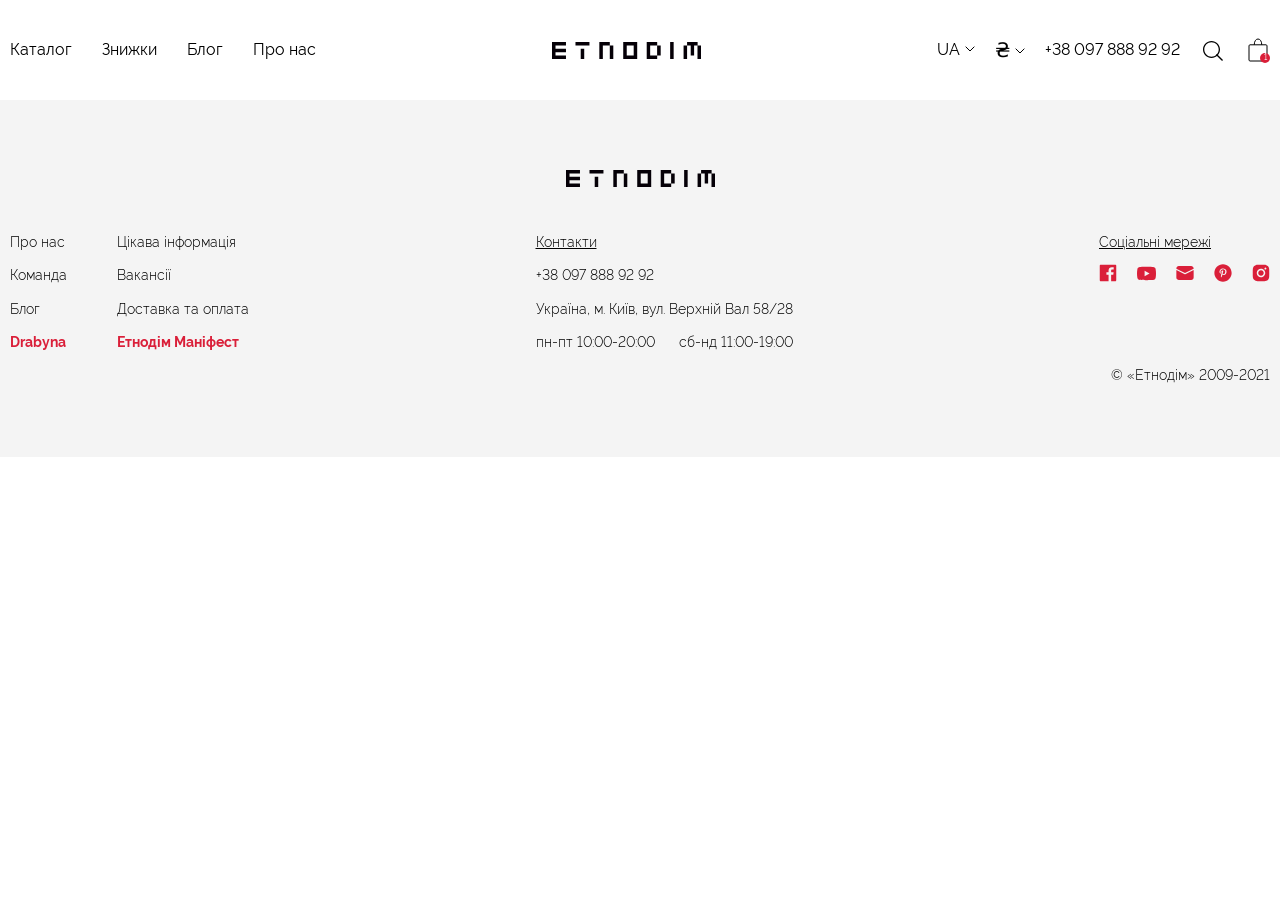
<file: index.html>
<!DOCTYPE html>
<html lang="uk">

<head>
  <meta charset="UTF-8">
  <meta http-equiv="X-UA-Compatible" content="IE=edge">
  <meta name="viewport" content="width=device-width, initial-scale=1.0">
  <title>Etnodim</title>
  <link rel="stylesheet" href="./assets/css/style.css">
</head>

<body>

  <header class="page-header">
    <nav class="page-header__menu">
      <ul class="menu__list">
        <li class="menu__item">
          <a class="menu__link" href="catalog.html">Каталог</a>
        </li>
        <li class="menu__item">
          <a class="menu__link" href="#">Знижки</a>
        </li>
        <li class="menu__item">
          <a class="menu__link" href="#">Блог</a>
        </li>
        <li class="menu__item">
          <a class="menu__link" href="#">Про нас</a>
        </li>
      </ul>
    </nav>
    <a class="page-header__logo" href="index.html">
      <img class="page-header__img" src="./assets/img/components/page-header/logo-etnodim.svg" alt="logotype etnodim">
    </a>
    <nav class="page-header__action">
      <ul class="action__list">
        <li class="action__item">
          <a class="action__lang" href="#">UA</a>
        </li>
        <li class="action__item">
          <a class="action__currency" href="#">₴</a>
        </li>
        <li class="action__item">
          <a class="action__phone" href="#">+38 097 888 92 92</a>
        </li>
        <li class="action__item">
          <a class="action__button action__button--search" href="#"></a>
        </li>
        <li class="action__item">
          <a class="action__button action__button--cart" href="#"></a>
        </li>
      </ul>
    </nav>
  </header>

  <main class="page-main">

  </main>

  <footer class="page-footer">
    <div class="page-footer__inner">
      <a class="page-footer__logo" href="index.html">
        <img class="logo__img" src="./assets/img/components/page-footer/logo-etnodim.svg" alt="logotype etnodim">
      </a>
      <div class="page-footer__content">
        <div class="page-footer__navigation">
          <ul class="navigation__list">
            <li class="navigation__item">
              <a class="navigation__link" href="#">Про нас</a>
            </li>
            <li class="navigation__item">
              <a class="navigation__link" href="#">Команда</a>
            </li>
            <li class="navigation__item">
              <a class="navigation__link" href="#">Блог</a>
            </li>
            <li class="navigation__item">
              <a class="navigation__link navigation__link--base" href="#">Drabyna</a>
            </li>
          </ul>
          <ul class="navigation__list">
            <li class="navigation__item">
              <a class="navigation__link" href="#">Цікава інформація</a>
            </li>
            <li class="navigation__item">
              <a class="navigation__link" href="#">Вакансії</a>
            </li>
            <li class="navigation__item">
              <a class="navigation__link" href="#">Доставка та оплата</a>
            </li>
            <li class="navigation__item">
              <a class="navigation__link navigation__link--base" href="#">Етнодім Маніфест</a>
            </li>
          </ul>
        </div>
        <div class="page-footer__contacts">
          <ul class="contacts__list">
            <li class="contacts__item">
              <a class="contacts__link contacts__link--heading" href="">Контакти</a>
            </li>
            <li class="contacts__item">
              <a class="contacts__link" href="">+38 097 888 92 92</a>
            </li>
            <li class="contacts__item">
              <a class="contacts__link" href="">Україна, м. Київ, вул. Верхній Вал 58/28</a>
            </li>
            <li class="contacts__item">
              <a class="contacts__link" href="">пн-пт 10:00-20:00</a>
              <a class="contacts__link" href="">сб-нд 11:00-19:00</a>
            </li>
          </ul>
        </div>
        <div class="page-footer__network">
          <a class="network__heading" href="#">Соціальні мережі</a>
          <div class="network__container">
            <a class="network__link" href="#">
              <img class="network__icon" src="./assets/img/components/page-footer/ic-facebook.svg" alt="facebook">
            </a>
            <a class="network__link" href="#">
              <img class="network__icon" src="./assets/img/components/page-footer/ic-youtube.svg" alt="youtube">
            </a>
            <a class="network__link" href="#">
              <img class="network__icon" src="./assets/img/components/page-footer/ic-email.svg" alt="email">
            </a>
            <a class="network__link" href="#">
              <img class="network__icon" src="./assets/img/components/page-footer/ic-pinterest.svg" alt="pinterest">
            </a>
            <a class="network__link" href="#">
              <img class="network__icon" src="./assets/img/components/page-footer/ic-instagram.svg" alt="instagram">
            </a>
          </div>
        </div>
      </div>
      <a class="page-footer__cipyright" href="#">© «Етнодім» 2009-2021</a>
    </div>
  </footer>

</body>

</html>
</file>
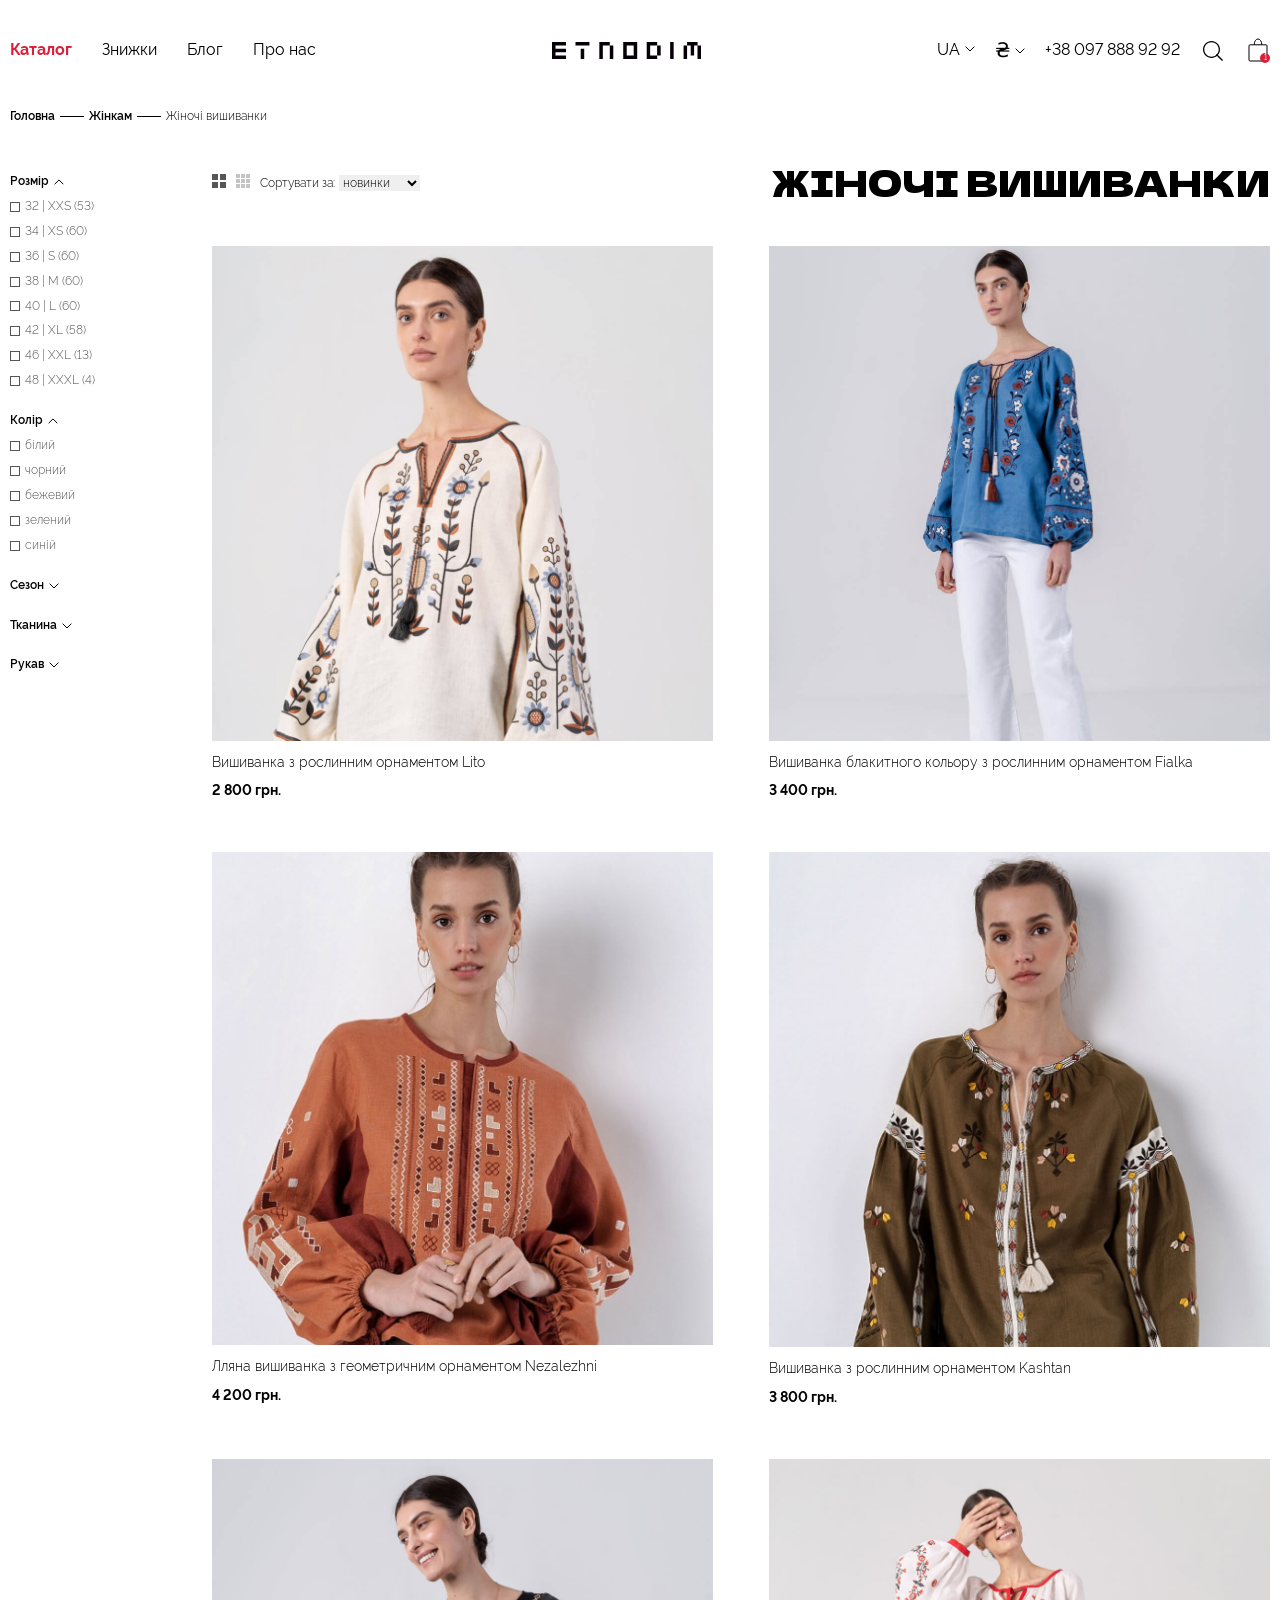
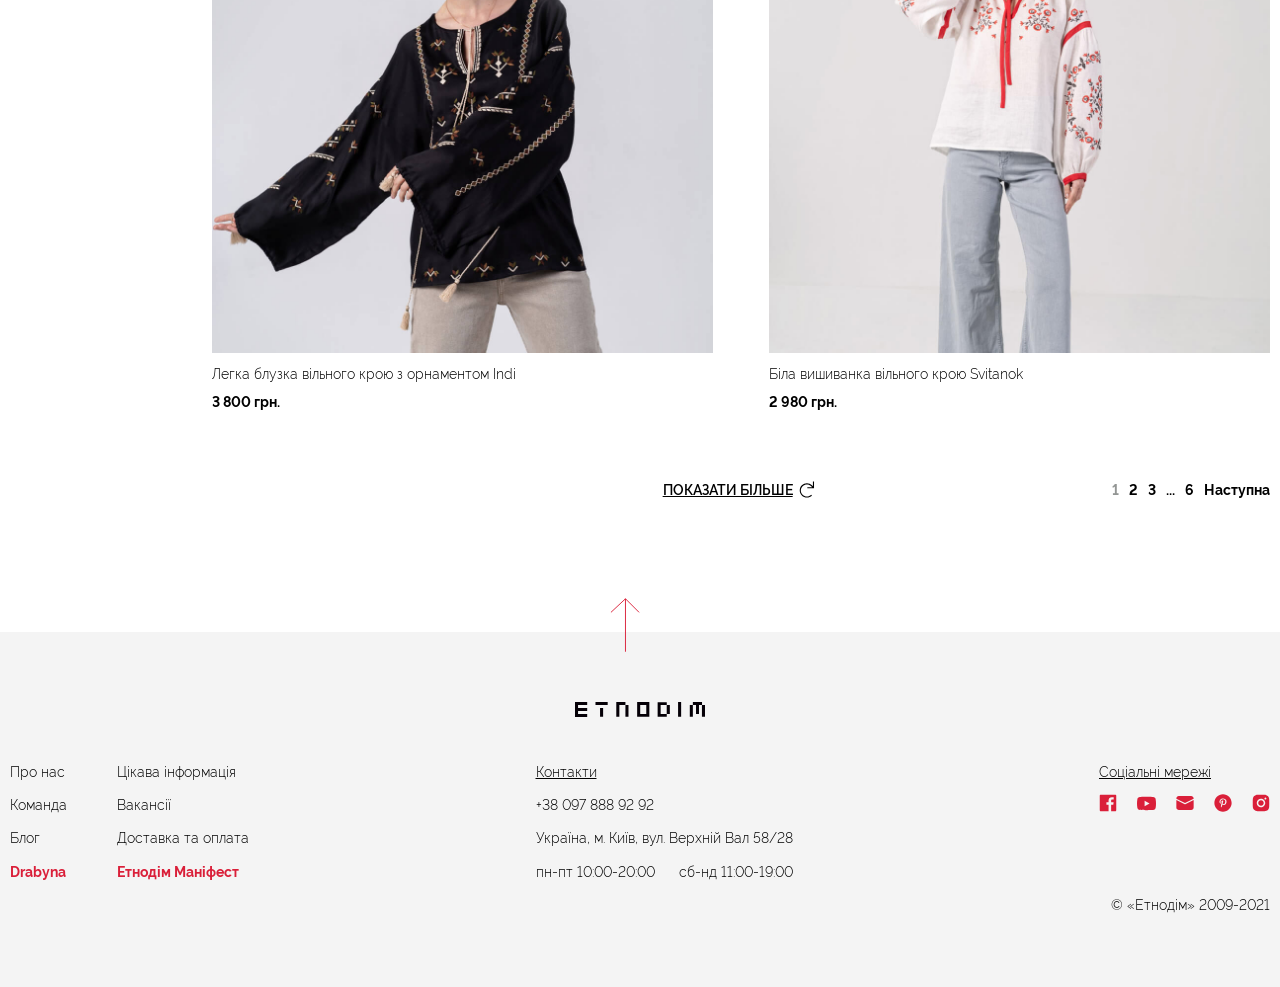
<file: catalog.html>
<!DOCTYPE html>
<html lang="uk">

<head>
  <meta charset="UTF-8">
  <meta http-equiv="X-UA-Compatible" content="IE=edge">
  <meta name="viewport" content="width=device-width, initial-scale=1.0">
  <title>Etnodim</title>
  <link rel="stylesheet" href="./assets/css/style.css">
  <link rel="icon" type="image/x-icon" href="./assets/img/favicon.svg">
</head>

<body>

  <header class="page-header">
    <nav class="page-header__menu">
      <button class="button menu__burger">
        <svg width="20" height="9" viewBox="0 0 20 9" fill="none" xmlns="http://www.w3.org/2000/svg">
          <rect width="20" height="1" fill="black" />
          <rect y="4" width="20" height="1" fill="black" />
          <rect y="8" width="10" height="1" fill="black" />
        </svg>
      </button>
      <ul class="menu__list">
        <li class="menu__item">
          <a class="menu__link menu__link--active" href="#">Каталог</a>
        </li>
        <li class="menu__item">
          <a class="menu__link" href="#">Знижки</a>
        </li>
        <li class="menu__item">
          <a class="menu__link" href="#">Блог</a>
        </li>
        <li class="menu__item">
          <a class="menu__link" href="#">Про нас</a>
        </li>
      </ul>
    </nav>
    <a class="page-header__logo" href="index.html">
      <img class="page-header__img" src="./assets/img/components/page-header/logo-etnodim.svg" alt="logotype etnodim">
    </a>
    <nav class="page-header__action">
      <ul class="action__list">
        <li class="action__item">
          <a class="action__lang" href="#">UA</a>
        </li>
        <li class="action__item">
          <a class="action__currency" href="#">₴</a>
        </li>
        <li class="action__item">
          <a class="action__phone" href="#">+38 097 888 92 92</a>
        </li>
        <li class="action__item">
          <a class="action__button action__button--search" href="#"></a>
        </li>
        <li class="action__item">
          <a class="action__button action__button--cart" href="#"></a>
        </li>
      </ul>
    </nav>
  </header>

  <main class="main-catalog">
    <div class="breadcrumbs">
      <ul class="breadcrumbs__list">
        <li class="breadcrumbs__item">
          <a class="breadcrumbs__link" href="#">Головна</a>
        </li>
        <li class="breadcrumbs__item">
          <a class="breadcrumbs__link" href="#">Жінкам</a>
        </li>
        <li class="breadcrumbs__item">
          <a class="breadcrumbs__link breadcrumbs__link--active" href="#">Жіночі вишиванки</a>
        </li>
      </ul>
    </div>
    <div class="main-catalog__inner">
      <aside class="filter">
        <form class="filter__form" action="/ua/zhinkam/" method="get">
          <div class="form__section">
            <span class="form__title form__title--active">Розмір</span>
            <div>
              <input class="form__checkbox" type="checkbox" id="XXS" name="XXS">
              <label class="form__label" for="XXS">32 | XXS (53)</label>
            </div>
            <div>
              <input class="form__checkbox" type="checkbox" id="XS" name="XS">
              <label class="form__label" for="XS">34 | XS (60)</label>
            </div>
            <div>
              <input class="form__checkbox" type="checkbox" id="S" name="S">
              <label class="form__label" for="S">36 | S (60)</label>
            </div>
            <div>
              <input class="form__checkbox" type="checkbox" id="M" name="M">
              <label class="form__label" for="M">38 | M (60)</label>
            </div>
            <div>
              <input class="form__checkbox" type="checkbox" id="L" name="L">
              <label class="form__label" for="L">40 | L (60)</label>
            </div>
            <div>
              <input class="form__checkbox" type="checkbox" id="XL" name="XL">
              <label class="form__label" for="XL">42 | XL (58)</label>
            </div>
            <div>
              <input class="form__checkbox" type="checkbox" id="XXL" name="XXL">
              <label class="form__label" for="XXL">46 | XXL (13)</label>
            </div>
            <div>
              <input class="form__checkbox" type="checkbox" id="XXXL" name="XXXL">
              <label class="form__label" for="XXXL">48 | XХXL (4)</label>
            </div>
          </div>
          <div class="form__section">
            <span class="form__title form__title--active">Колір</span>
            <div>
              <input class="form__checkbox" type="checkbox" id="white" name="white">
              <label class="form__label" for="white">білий</label>
            </div>
            <div>
              <input class="form__checkbox" type="checkbox" id="black" name="black">
              <label class="form__label" for="black">чорний</label>
            </div>
            <div>
              <input class="form__checkbox" type="checkbox" id="beige" name="beige">
              <label class="form__label" for="beige">бежевий</label>
            </div>
            <div>
              <input class="form__checkbox" type="checkbox" id="green" name="green">
              <label class="form__label" for="green">зелений</label>
            </div>
            <div>
              <input class="form__checkbox" type="checkbox" id="blue" name="blue">
              <label class="form__label" for="blue">синій</label>
            </div>
          </div>
          <div class="form__section">
            <span class="form__title">Сезон</span>
          </div>
          <div class="form__sections">
            <span class="form__title">Тканина</span>
          </div>
          <div class="form__sections">
            <span class="form__title">Рукав</span>
          </div>
        </form>
      </aside>
      <section class="catalog">
        <div class="catalog-header">
          <div class="catalog-actions">
            <div class="catalog-view">
              <button class="button catalog-view__six">
                <svg width="14" height="14" viewBox="0 0 14 14" fill="none" xmlns="http://www.w3.org/2000/svg">
                  <rect width="6" height="6" fill="#565656" />
                  <rect y="8" width="6" height="6" fill="#565656" />
                  <rect x="8" y="8" width="6" height="6" fill="#565656" />
                  <rect x="8" width="6" height="6" fill="#565656" />
                </svg>
              </button>
              <button class="button catalog-view__nine">
                <svg width="14" height="14" viewBox="0 0 14 14" fill="none" xmlns="http://www.w3.org/2000/svg">
                  <rect width="4" height="4" fill="#C4C4C4" />
                  <rect y="5" width="4" height="4" fill="#C4C4C4" />
                  <rect y="10" width="4" height="4" fill="#C4C4C4" />
                  <rect x="10" width="4" height="4" fill="#C4C4C4" />
                  <rect x="10" y="5" width="4" height="4" fill="#C4C4C4" />
                  <rect x="10" y="10" width="4" height="4" fill="#C4C4C4" />
                  <rect x="5" width="4" height="4" fill="#C4C4C4" />
                  <rect x="5" y="5" width="4" height="4" fill="#C4C4C4" />
                  <rect x="5" y="10" width="4" height="4" fill="#C4C4C4" />
                </svg>
              </button>
            </div>
            <div class="catalog-filters">
              <span class="catalog-filters__list">Фільтри</span>
            </div>
            <div class="catalog-sort">
              <span class="catalog-sort__title">Сортувати за:</span>
              <select class="catalog-sort__menu" name="sort" id="sort">
                <option value="value1" selected>новинки</option>
                <option value="value2">рейтингом</option>
              </select>
            </div>
          </div>
          <h2 class="catalog-heading">Жіночі вишиванки</h2>
        </div>
        <div class="catalog-items">
          <div class="product">
            <div class="product__view">
              <a class="product__link" href="#">
                <img class="product__image" src="./assets/img/pages/catalog/products/image1.jpg" alt="product image">
              </a>
            </div>
            <p class="product__title">
              Вишиванка з рослинним орнаментом Lito
            </p>
            <p class="product__price">
              2 800 грн.
            </p>
          </div>
          <div class="product">
            <div class="product__view">
              <a class="product__link" href="#">
                <img class="product__image" src="./assets/img/pages/catalog/products/image2.jpg" alt="product image">
              </a>
            </div>
            <p class="product__title">
              Вишиванка блакитного кольору з рослинним орнаментом Fialka
            </p>
            <p class="product__price">
              3 400 грн.
            </p>
          </div>
          <div class="product">
            <div class="product__view">
              <a class="product__link" href="#">
                <img class="product__image" src="./assets/img/pages/catalog/products/image3.jpg" alt="product image">
              </a>
            </div>
            <p class="product__title">
              Лляна вишиванка з геометричним орнаментом Nezalezhni
            </p>
            <p class="product__price">
              4 200 грн.
            </p>
          </div>
          <div class="product">
            <div class="product__view">
              <a class="product__link" href="#">
                <img class="product__image" src="./assets/img/pages/catalog/products/image4.jpg" alt="product image">
              </a>
            </div>
            <p class="product__title">
              Вишиванка з рослинним орнаментом Kashtan
            </p>
            <p class="product__price">
              3 800 грн.
            </p>
          </div>
          <div class="product">
            <div class="product__view">
              <a class="product__link" href="#">
                <img class="product__image" src="./assets/img/pages/catalog/products/image5.jpg" alt="product image">
              </a>
            </div>
            <p class="product__title">
              Легка блузка вільного крою з орнаментом Indi
            </p>
            <p class="product__price">
              3 800 грн.
            </p>
          </div>
          <div class="product">
            <div class="product__view">
              <a class="product__link" href="#">
                <img class="product__image" src="./assets/img/pages/catalog/products/image6.jpg" alt="product image">
              </a>
            </div>
            <p class="product__title">
              Біла вишиванка вільного крою Svitanok
            </p>
            <p class="product__price">
              2 980 грн.
            </p>
          </div>
        </div>
        <div class="catalog-pagination">
          <a class="catalog-pagination__more" href="#">Показати більше</a>
          <ul class="catalog-pagination__list">
            <li class="catalog-pagination__item">
              <a class="catalog-pagination__link catalog-pagination__link--active" href="#">1</a>
            </li>
            <li class="catalog-pagination__item">
              <a class="catalog-pagination__link" href="#">2</a>
            </li>
            <li class="catalog-pagination__item">
              <a class="catalog-pagination__link" href="#">3</a>
            </li>
            <li class="catalog-pagination__item">
              <a class="catalog-pagination__link" href="#">...</a>
            </li>
            <li class="catalog-pagination__item">
              <a class="catalog-pagination__link" href="#">6</a>
            </li>
            <li class="catalog-pagination__item">
              <a class="catalog-pagination__link" href="#">Наступна</a>
            </li>
          </ul>
        </div>
      </section>
    </div>
    <a class="button-top__link" href="#">
      <img class="button-top__icon" src="./assets/img/components/page-footer/ic-footer-arrow.svg" alt="">
    </a>
  </main>

  <footer class="page-footer">
    <div class="page-footer__inner">
      <a class="page-footer__logo" href="index.html">
        <img class="page-footer__img" src="./assets/img/components/page-footer/logo-etnodim.svg" alt="logotype etnodim">
      </a>
      <div class="page-footer__content">
        <div class="page-footer__navigation">
          <ul class="navigation__list">
            <li class="navigation__item">
              <a class="navigation__link" href="#">Про нас</a>
            </li>
            <li class="navigation__item">
              <a class="navigation__link" href="#">Команда</a>
            </li>
            <li class="navigation__item">
              <a class="navigation__link" href="#">Блог</a>
            </li>
            <li class="navigation__item">
              <a class="navigation__link navigation__link--base" href="#">Drabyna</a>
            </li>
          </ul>
          <ul class="navigation__list">
            <li class="navigation__item">
              <a class="navigation__link" href="#">Цікава інформація</a>
            </li>
            <li class="navigation__item">
              <a class="navigation__link" href="#">Вакансії</a>
            </li>
            <li class="navigation__item">
              <a class="navigation__link" href="#">Доставка та оплата</a>
            </li>
            <li class="navigation__item">
              <a class="navigation__link navigation__link--base" href="#">Етнодім Маніфест</a>
            </li>
          </ul>
        </div>
        <div class="page-footer__contacts">
          <ul class="contacts__list">
            <li class="contacts__item">
              <a class="contacts__link contacts__link--heading" href="">Контакти</a>
            </li>
            <li class="contacts__item">
              <a class="contacts__link" href="">+38 097 888 92 92</a>
            </li>
            <li class="contacts__item">
              <a class="contacts__link" href="">Україна, м. Київ, вул. Верхній Вал 58/28</a>
            </li>
            <li class="contacts__item">
              <a class="contacts__link" href="">пн-пт 10:00-20:00</a>
              <a class="contacts__link" href="">сб-нд 11:00-19:00</a>
            </li>
          </ul>
        </div>
        <div class="page-footer__network">
          <a class="network__heading" href="#">Соціальні мережі</a>
          <div class="network__container">
            <a class="network__link" href="#">
              <img class="network__icon" src="./assets/img/components/page-footer/ic-facebook.svg" alt="facebook">
            </a>
            <a class="network__link" href="#">
              <img class="network__icon" src="./assets/img/components/page-footer/ic-youtube.svg" alt="youtube">
            </a>
            <a class="network__link" href="#">
              <img class="network__icon" src="./assets/img/components/page-footer/ic-email.svg" alt="email">
            </a>
            <a class="network__link" href="#">
              <img class="network__icon" src="./assets/img/components/page-footer/ic-pinterest.svg" alt="pinterest">
            </a>
            <a class="network__link" href="#">
              <img class="network__icon" src="./assets/img/components/page-footer/ic-instagram.svg" alt="instagram">
            </a>
          </div>
        </div>
      </div>
      <a class="page-footer__cipyright" href="#">© «Етнодім» 2009-2021</a>
    </div>
  </footer>

</body>

</html>
</file>
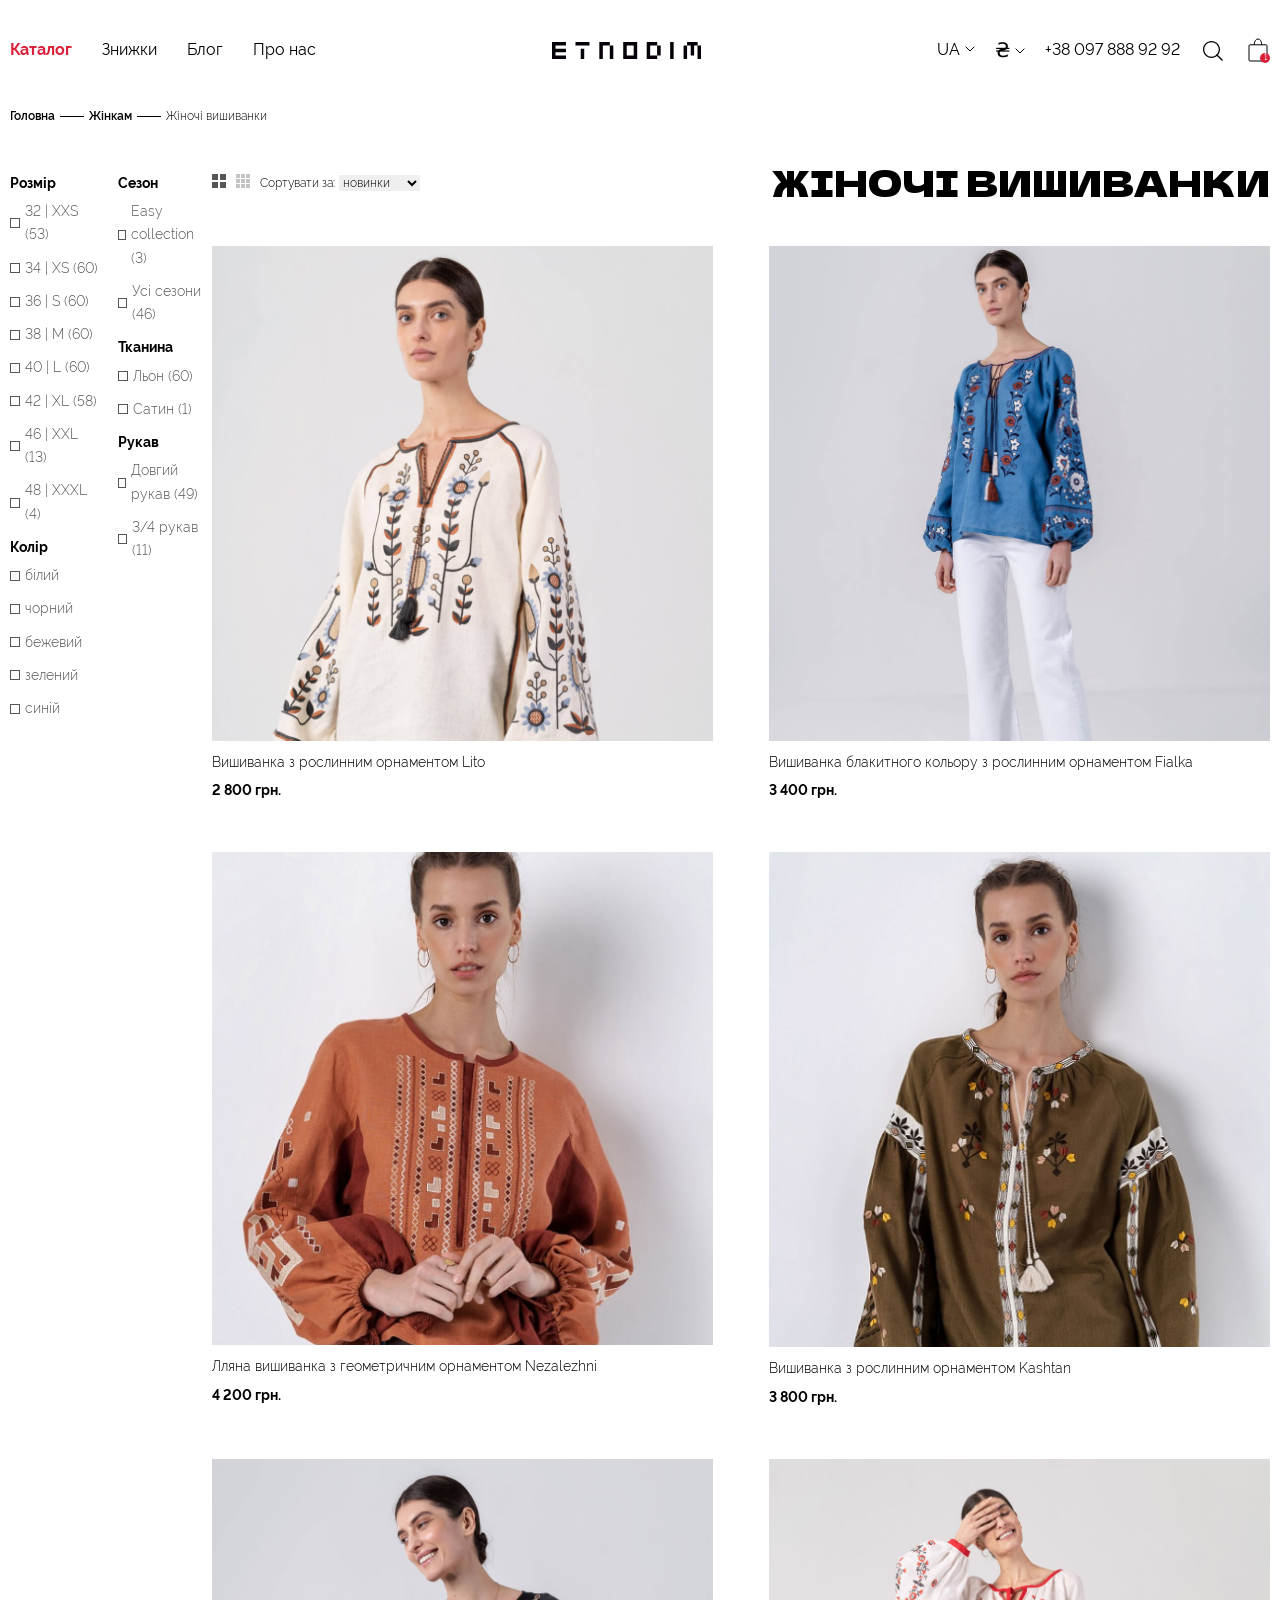
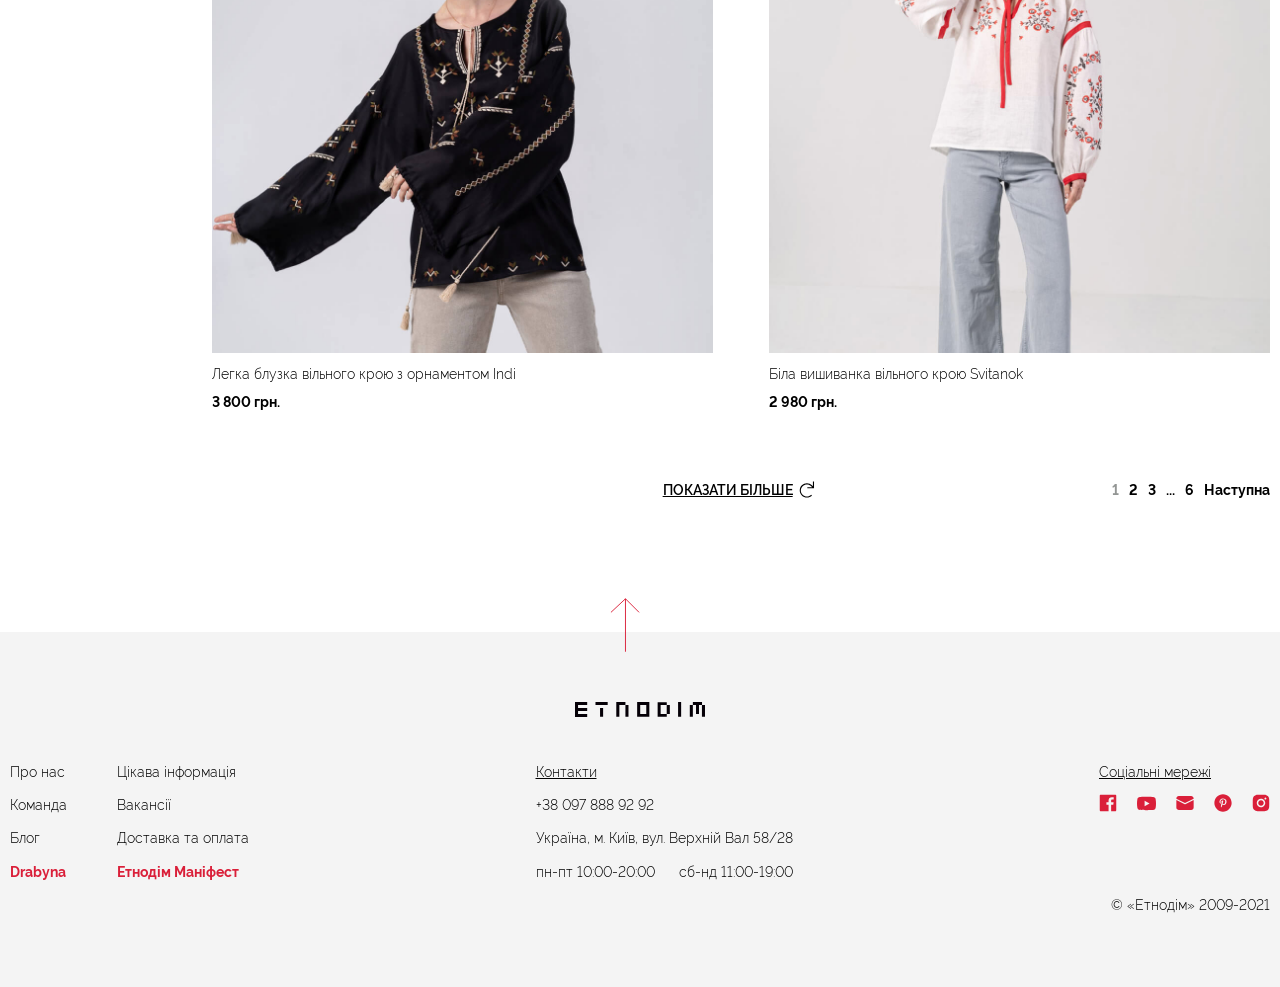
<file: catalog_mobile.html>
<!DOCTYPE html>
<html lang="uk">

<head>
  <meta charset="UTF-8">
  <meta http-equiv="X-UA-Compatible" content="IE=edge">
  <meta name="viewport" content="width=device-width, initial-scale=1.0">
  <title>Etnodim</title>
  <link rel="stylesheet" href="./assets/css/style.css">
  <link rel="icon" type="image/x-icon" href="./assets/img/favicon.svg">
</head>

<body>

  <header class="page-header">
    <nav class="page-header__menu">
      <button class="button menu__burger">
        <svg width="20" height="9" viewBox="0 0 20 9" fill="none" xmlns="http://www.w3.org/2000/svg">
          <rect width="20" height="1" fill="black" />
          <rect y="4" width="20" height="1" fill="black" />
          <rect y="8" width="10" height="1" fill="black" />
        </svg>
      </button>
      <ul class="menu__list">
        <li class="menu__item">
          <a class="menu__link menu__link--active" href="#">Каталог</a>
        </li>
        <li class="menu__item">
          <a class="menu__link" href="#">Знижки</a>
        </li>
        <li class="menu__item">
          <a class="menu__link" href="#">Блог</a>
        </li>
        <li class="menu__item">
          <a class="menu__link" href="#">Про нас</a>
        </li>
      </ul>
    </nav>
    <a class="page-header__logo" href="index.html">
      <img class="page-header__img" src="./assets/img/components/page-header/logo-etnodim.svg" alt="logotype etnodim">
    </a>
    <nav class="page-header__action">
      <ul class="action__list">
        <li class="action__item">
          <a class="action__lang" href="#">UA</a>
        </li>
        <li class="action__item">
          <a class="action__currency" href="#">₴</a>
        </li>
        <li class="action__item">
          <a class="action__phone" href="#">+38 097 888 92 92</a>
        </li>
        <li class="action__item">
          <a class="action__button action__button--search" href="#"></a>
        </li>
        <li class="action__item">
          <a class="action__button action__button--cart" href="#"></a>
        </li>
      </ul>
    </nav>
  </header>

  <main class="main-catalog">
    <div class="breadcrumbs">
      <ul class="breadcrumbs__list">
        <li class="breadcrumbs__item">
          <a class="breadcrumbs__link" href="#">Головна</a>
        </li>
        <li class="breadcrumbs__item">
          <a class="breadcrumbs__link" href="#">Жінкам</a>
        </li>
        <li class="breadcrumbs__item">
          <a class="breadcrumbs__link breadcrumbs__link--active" href="#">Жіночі вишиванки</a>
        </li>
      </ul>
    </div>
    <div class="main-catalog__inner">
      <aside class="filter filter--mobile">
        <form class="filter__form" action="/ua/zhinkam/" method="get">
          <div>
            <div class="form__section">
              <span class="form__title form__title--active">Розмір</span>
              <div>
                <input class="form__checkbox" type="checkbox" id="XXS" name="XXS">
                <label class="form__label" for="XXS">32 | XXS (53)</label>
              </div>
              <div>
                <input class="form__checkbox" type="checkbox" id="XS" name="XS">
                <label class="form__label" for="XS">34 | XS (60)</label>
              </div>
              <div>
                <input class="form__checkbox" type="checkbox" id="S" name="S">
                <label class="form__label" for="S">36 | S (60)</label>
              </div>
              <div>
                <input class="form__checkbox" type="checkbox" id="M" name="M">
                <label class="form__label" for="M">38 | M (60)</label>
              </div>
              <div>
                <input class="form__checkbox" type="checkbox" id="L" name="L">
                <label class="form__label" for="L">40 | L (60)</label>
              </div>
              <div>
                <input class="form__checkbox" type="checkbox" id="XL" name="XL">
                <label class="form__label" for="XL">42 | XL (58)</label>
              </div>
              <div>
                <input class="form__checkbox" type="checkbox" id="XXL" name="XXL">
                <label class="form__label" for="XXL">46 | XXL (13)</label>
              </div>
              <div>
                <input class="form__checkbox" type="checkbox" id="XXXL" name="XXXL">
                <label class="form__label" for="XXXL">48 | XХXL (4)</label>
              </div>
            </div>
            <div class="form__section">
              <span class="form__title form__title--active">Колір</span>
              <div>
                <input class="form__checkbox" type="checkbox" id="white" name="white">
                <label class="form__label" for="white">білий</label>
              </div>
              <div>
                <input class="form__checkbox" type="checkbox" id="black" name="black">
                <label class="form__label" for="black">чорний</label>
              </div>
              <div>
                <input class="form__checkbox" type="checkbox" id="beige" name="beige">
                <label class="form__label" for="beige">бежевий</label>
              </div>
              <div>
                <input class="form__checkbox" type="checkbox" id="green" name="green">
                <label class="form__label" for="green">зелений</label>
              </div>
              <div>
                <input class="form__checkbox" type="checkbox" id="blue" name="blue">
                <label class="form__label" for="blue">синій</label>
              </div>
            </div>
          </div>
          <div>
            <div class="form__section">
              <span class="form__title">Сезон</span>
              <div>
                <input class="form__checkbox" type="checkbox" id="easy" name="easy">
                <label class="form__label" for="easy">Easy collection (3)</label>
              </div>
              <div>
                <input class="form__checkbox" type="checkbox" id="all" name="all">
                <label class="form__label" for="all">Усі сезони (46)</label>
              </div>
            </div>
            <div class="form__section">
              <span class="form__title">Тканина</span>
              <div>
                <input class="form__checkbox" type="checkbox" id="linen" name="linen">
                <label class="form__label" for="linen">Льон (60)</label>
              </div>
              <div>
                <input class="form__checkbox" type="checkbox" id="sateen" name="sateen">
                <label class="form__label" for="sateen">Сатин (1)</label>
              </div>
            </div>
            <div class="form__section">
              <span class="form__title">Рукав</span>
              <div>
                <input class="form__checkbox" type="checkbox" id="long" name="long">
                <label class="form__label" for="long">Довгий рукав (49)</label>
              </div>
              <div>
                <input class="form__checkbox" type="checkbox" id="quarter" name="quarter">
                <label class="form__label" for="quarter">3/4 рукав (11)</label>
              </div>
            </div>
          </div>
        </form>
      </aside>
      <section class="catalog">
        <div class="catalog-header">
          <div class="catalog-actions">
            <div class="catalog-view">
              <button class="button catalog-view__six">
                <svg width="14" height="14" viewBox="0 0 14 14" fill="none" xmlns="http://www.w3.org/2000/svg">
                  <rect width="6" height="6" fill="#565656" />
                  <rect y="8" width="6" height="6" fill="#565656" />
                  <rect x="8" y="8" width="6" height="6" fill="#565656" />
                  <rect x="8" width="6" height="6" fill="#565656" />
                </svg>
              </button>
              <button class="button catalog-view__nine">
                <svg width="14" height="14" viewBox="0 0 14 14" fill="none" xmlns="http://www.w3.org/2000/svg">
                  <rect width="4" height="4" fill="#C4C4C4" />
                  <rect y="5" width="4" height="4" fill="#C4C4C4" />
                  <rect y="10" width="4" height="4" fill="#C4C4C4" />
                  <rect x="10" width="4" height="4" fill="#C4C4C4" />
                  <rect x="10" y="5" width="4" height="4" fill="#C4C4C4" />
                  <rect x="10" y="10" width="4" height="4" fill="#C4C4C4" />
                  <rect x="5" width="4" height="4" fill="#C4C4C4" />
                  <rect x="5" y="5" width="4" height="4" fill="#C4C4C4" />
                  <rect x="5" y="10" width="4" height="4" fill="#C4C4C4" />
                </svg>
              </button>
            </div>
            <div class="catalog-filters">
              <a class="catalog-filters__list catalog-filters__list--active" href="./catalog.html">Фільтри</a>
            </div>
            <div class="catalog-sort">
              <span class="catalog-sort__title">Сортувати за:</span>
              <select class="catalog-sort__menu" name="sort" id="sort">
                <option value="value1" selected>новинки</option>
                <option value="value2">рейтингом</option>
              </select>
            </div>
          </div>
          <h2 class="catalog-heading">Жіночі вишиванки</h2>
        </div>
        <div class="catalog-items">
          <div class="product">
            <div class="product__view">
              <a class="product__link" href="#">
                <img class="product__image" src="./assets/img/pages/catalog/products/image1.jpg" alt="product image">
              </a>
            </div>
            <p class="product__title">
              Вишиванка з рослинним орнаментом Lito
            </p>
            <p class="product__price">
              2 800 грн.
            </p>
          </div>
          <div class="product">
            <div class="product__view">
              <a class="product__link" href="#">
                <img class="product__image" src="./assets/img/pages/catalog/products/image2.jpg" alt="product image">
              </a>
            </div>
            <p class="product__title">
              Вишиванка блакитного кольору з рослинним орнаментом Fialka
            </p>
            <p class="product__price">
              3 400 грн.
            </p>
          </div>
          <div class="product">
            <div class="product__view">
              <a class="product__link" href="#">
                <img class="product__image" src="./assets/img/pages/catalog/products/image3.jpg" alt="product image">
              </a>
            </div>
            <p class="product__title">
              Лляна вишиванка з геометричним орнаментом Nezalezhni
            </p>
            <p class="product__price">
              4 200 грн.
            </p>
          </div>
          <div class="product">
            <div class="product__view">
              <a class="product__link" href="#">
                <img class="product__image" src="./assets/img/pages/catalog/products/image4.jpg" alt="product image">
              </a>
            </div>
            <p class="product__title">
              Вишиванка з рослинним орнаментом Kashtan
            </p>
            <p class="product__price">
              3 800 грн.
            </p>
          </div>
          <div class="product">
            <div class="product__view">
              <a class="product__link" href="#">
                <img class="product__image" src="./assets/img/pages/catalog/products/image5.jpg" alt="product image">
              </a>
            </div>
            <p class="product__title">
              Легка блузка вільного крою з орнаментом Indi
            </p>
            <p class="product__price">
              3 800 грн.
            </p>
          </div>
          <div class="product">
            <div class="product__view">
              <a class="product__link" href="#">
                <img class="product__image" src="./assets/img/pages/catalog/products/image6.jpg" alt="product image">
              </a>
            </div>
            <p class="product__title">
              Біла вишиванка вільного крою Svitanok
            </p>
            <p class="product__price">
              2 980 грн.
            </p>
          </div>
        </div>
        <div class="catalog-pagination">
          <a class="catalog-pagination__more" href="#">Показати більше</a>
          <ul class="catalog-pagination__list">
            <li class="catalog-pagination__item">
              <a class="catalog-pagination__link catalog-pagination__link--active" href="#">1</a>
            </li>
            <li class="catalog-pagination__item">
              <a class="catalog-pagination__link" href="#">2</a>
            </li>
            <li class="catalog-pagination__item">
              <a class="catalog-pagination__link" href="#">3</a>
            </li>
            <li class="catalog-pagination__item">
              <a class="catalog-pagination__link" href="#">...</a>
            </li>
            <li class="catalog-pagination__item">
              <a class="catalog-pagination__link" href="#">6</a>
            </li>
            <li class="catalog-pagination__item">
              <a class="catalog-pagination__link" href="#">Наступна</a>
            </li>
          </ul>
        </div>
      </section>
    </div>
    <a class="button-top__link" href="#">
      <img class="button-top__icon" src="./assets/img/components/page-footer/ic-footer-arrow.svg" alt="">
    </a>
  </main>

  <footer class="page-footer">
    <div class="page-footer__inner">
      <a class="page-footer__logo" href="index.html">
        <img class="page-footer__img" src="./assets/img/components/page-footer/logo-etnodim.svg" alt="logotype etnodim">
      </a>
      <div class="page-footer__content">
        <div class="page-footer__navigation">
          <ul class="navigation__list">
            <li class="navigation__item">
              <a class="navigation__link" href="#">Про нас</a>
            </li>
            <li class="navigation__item">
              <a class="navigation__link" href="#">Команда</a>
            </li>
            <li class="navigation__item">
              <a class="navigation__link" href="#">Блог</a>
            </li>
            <li class="navigation__item">
              <a class="navigation__link navigation__link--base" href="#">Drabyna</a>
            </li>
          </ul>
          <ul class="navigation__list">
            <li class="navigation__item">
              <a class="navigation__link" href="#">Цікава інформація</a>
            </li>
            <li class="navigation__item">
              <a class="navigation__link" href="#">Вакансії</a>
            </li>
            <li class="navigation__item">
              <a class="navigation__link" href="#">Доставка та оплата</a>
            </li>
            <li class="navigation__item">
              <a class="navigation__link navigation__link--base" href="#">Етнодім Маніфест</a>
            </li>
          </ul>
        </div>
        <div class="page-footer__contacts">
          <ul class="contacts__list">
            <li class="contacts__item">
              <a class="contacts__link contacts__link--heading" href="">Контакти</a>
            </li>
            <li class="contacts__item">
              <a class="contacts__link" href="">+38 097 888 92 92</a>
            </li>
            <li class="contacts__item">
              <a class="contacts__link" href="">Україна, м. Київ, вул. Верхній Вал 58/28</a>
            </li>
            <li class="contacts__item">
              <a class="contacts__link" href="">пн-пт 10:00-20:00</a>
              <a class="contacts__link" href="">сб-нд 11:00-19:00</a>
            </li>
          </ul>
        </div>
        <div class="page-footer__network">
          <a class="network__heading" href="#">Соціальні мережі</a>
          <div class="network__container">
            <a class="network__link" href="#">
              <img class="network__icon" src="./assets/img/components/page-footer/ic-facebook.svg" alt="facebook">
            </a>
            <a class="network__link" href="#">
              <img class="network__icon" src="./assets/img/components/page-footer/ic-youtube.svg" alt="youtube">
            </a>
            <a class="network__link" href="#">
              <img class="network__icon" src="./assets/img/components/page-footer/ic-email.svg" alt="email">
            </a>
            <a class="network__link" href="#">
              <img class="network__icon" src="./assets/img/components/page-footer/ic-pinterest.svg" alt="pinterest">
            </a>
            <a class="network__link" href="#">
              <img class="network__icon" src="./assets/img/components/page-footer/ic-instagram.svg" alt="instagram">
            </a>
          </div>
        </div>
      </div>
      <a class="page-footer__cipyright" href="#">© «Етнодім» 2009-2021</a>
    </div>
  </footer>

</body>

</html>
</file>
<file: assets/css/style.css>
/*! normalize.css v8.0.1 | MIT License | github.com/necolas/normalize.css */
/* Document
   ========================================================================== */
/**
 * 1. Correct the line height in all browsers.
 * 2. Prevent adjustments of font size after orientation changes in iOS.
 */
html {
  line-height: 1.15; /* 1 */
  -webkit-text-size-adjust: 100%; /* 2 */
}

/* Sections
   ========================================================================== */
/**
 * Remove the margin in all browsers.
 */
body {
  margin: 0;
}

/**
 * Render the `main` element consistently in IE.
 */
main {
  display: block;
}

/**
 * Correct the font size and margin on `h1` elements within `section` and
 * `article` contexts in Chrome, Firefox, and Safari.
 */
h1 {
  font-size: 2em;
  margin: 0.67em 0;
}

/* Grouping content
   ========================================================================== */
/**
 * 1. Add the correct box sizing in Firefox.
 * 2. Show the overflow in Edge and IE.
 */
hr {
  -webkit-box-sizing: content-box;
          box-sizing: content-box; /* 1 */
  height: 0; /* 1 */
  overflow: visible; /* 2 */
}

/**
 * 1. Correct the inheritance and scaling of font size in all browsers.
 * 2. Correct the odd `em` font sizing in all browsers.
 */
pre {
  font-family: monospace, monospace; /* 1 */
  font-size: 1em; /* 2 */
}

/* Text-level semantics
   ========================================================================== */
/**
 * Remove the gray background on active links in IE 10.
 */
a {
  background-color: transparent;
}

/**
 * 1. Remove the bottom border in Chrome 57-
 * 2. Add the correct text decoration in Chrome, Edge, IE, Opera, and Safari.
 */
abbr[title] {
  border-bottom: none; /* 1 */
  text-decoration: underline; /* 2 */
  -webkit-text-decoration: underline dotted;
          text-decoration: underline dotted; /* 2 */
}

/**
 * Add the correct font weight in Chrome, Edge, and Safari.
 */
b,
strong {
  font-weight: bolder;
}

/**
 * 1. Correct the inheritance and scaling of font size in all browsers.
 * 2. Correct the odd `em` font sizing in all browsers.
 */
code,
kbd,
samp {
  font-family: monospace, monospace; /* 1 */
  font-size: 1em; /* 2 */
}

/**
 * Add the correct font size in all browsers.
 */
small {
  font-size: 80%;
}

/**
 * Prevent `sub` and `sup` elements from affecting the line height in
 * all browsers.
 */
sub,
sup {
  font-size: 75%;
  line-height: 0;
  position: relative;
  vertical-align: baseline;
}

sub {
  bottom: -0.25em;
}

sup {
  top: -0.5em;
}

/* Embedded content
   ========================================================================== */
/**
 * Remove the border on images inside links in IE 10.
 */
img {
  border-style: none;
}

/* Forms
   ========================================================================== */
/**
 * 1. Change the font styles in all browsers.
 * 2. Remove the margin in Firefox and Safari.
 */
button,
input,
optgroup,
select,
textarea {
  font-family: inherit; /* 1 */
  font-size: 100%; /* 1 */
  line-height: 1.15; /* 1 */
  margin: 0; /* 2 */
}

/**
 * Show the overflow in IE.
 * 1. Show the overflow in Edge.
 */
button,
input { /* 1 */
  overflow: visible;
}

/**
 * Remove the inheritance of text transform in Edge, Firefox, and IE.
 * 1. Remove the inheritance of text transform in Firefox.
 */
button,
select { /* 1 */
  text-transform: none;
}

/**
 * Correct the inability to style clickable types in iOS and Safari.
 */
button,
[type=button],
[type=reset],
[type=submit] {
  -webkit-appearance: button;
}

/**
 * Remove the inner border and padding in Firefox.
 */
button::-moz-focus-inner,
[type=button]::-moz-focus-inner,
[type=reset]::-moz-focus-inner,
[type=submit]::-moz-focus-inner {
  border-style: none;
  padding: 0;
}

/**
 * Restore the focus styles unset by the previous rule.
 */
button:-moz-focusring,
[type=button]:-moz-focusring,
[type=reset]:-moz-focusring,
[type=submit]:-moz-focusring {
  outline: 1px dotted ButtonText;
}

/**
 * Correct the padding in Firefox.
 */
fieldset {
  padding: 0.35em 0.75em 0.625em;
}

/**
 * 1. Correct the text wrapping in Edge and IE.
 * 2. Correct the color inheritance from `fieldset` elements in IE.
 * 3. Remove the padding so developers are not caught out when they zero out
 *    `fieldset` elements in all browsers.
 */
legend {
  -webkit-box-sizing: border-box;
          box-sizing: border-box; /* 1 */
  color: inherit; /* 2 */
  display: table; /* 1 */
  max-width: 100%; /* 1 */
  padding: 0; /* 3 */
  white-space: normal; /* 1 */
}

/**
 * Add the correct vertical alignment in Chrome, Firefox, and Opera.
 */
progress {
  vertical-align: baseline;
}

/**
 * Remove the default vertical scrollbar in IE 10+.
 */
textarea {
  overflow: auto;
}

/**
 * 1. Add the correct box sizing in IE 10.
 * 2. Remove the padding in IE 10.
 */
[type=checkbox],
[type=radio] {
  -webkit-box-sizing: border-box;
          box-sizing: border-box; /* 1 */
  padding: 0; /* 2 */
}

/**
 * Correct the cursor style of increment and decrement buttons in Chrome.
 */
[type=number]::-webkit-inner-spin-button,
[type=number]::-webkit-outer-spin-button {
  height: auto;
}

/**
 * 1. Correct the odd appearance in Chrome and Safari.
 * 2. Correct the outline style in Safari.
 */
[type=search] {
  -webkit-appearance: textfield; /* 1 */
  outline-offset: -2px; /* 2 */
}

/**
 * Remove the inner padding in Chrome and Safari on macOS.
 */
[type=search]::-webkit-search-decoration {
  -webkit-appearance: none;
}

/**
 * 1. Correct the inability to style clickable types in iOS and Safari.
 * 2. Change font properties to `inherit` in Safari.
 */
::-webkit-file-upload-button {
  -webkit-appearance: button; /* 1 */
  font: inherit; /* 2 */
}

/* Interactive
   ========================================================================== */
/*
 * Add the correct display in Edge, IE 10+, and Firefox.
 */
details {
  display: block;
}

/*
 * Add the correct display in all browsers.
 */
summary {
  display: list-item;
}

/* Misc
   ========================================================================== */
/**
 * Add the correct display in IE 10+.
 */
template {
  display: none;
}

/**
 * Add the correct display in IE 10.
 */
[hidden] {
  display: none;
}

@font-face {
  font-family: "Dela Gothic One";
  src: url("../fonts/DelaGothicOne-Regular.woff2") format("woff2"), url("../fonts/DelaGothicOne-Regular.woff") format("woff");
  font-weight: 400;
  font-display: swap;
}
@font-face {
  font-family: "Raleway";
  src: url("../fonts/Raleway-Light.woff") format("woff");
  font-weight: 300;
  font-display: swap;
}
@font-face {
  font-family: "Raleway";
  src: url("../fonts/Raleway-Regular.woff") format("woff");
  font-weight: 400;
  font-display: swap;
}
@font-face {
  font-family: "Raleway";
  src: url("../fonts/Raleway-SemiBold.woff") format("woff");
  font-weight: 600;
  font-display: swap;
}
@font-face {
  font-family: "Raleway";
  src: url("../fonts/Raleway-Bold.woff") format("woff");
  font-weight: 700;
  font-display: swap;
}
.main-catalog, .page-footer__inner, .page-header {
  max-width: 1300px;
  margin: 0 auto;
  padding: 0 10px;
}

*,
::before,
::after {
  -webkit-box-sizing: border-box;
          box-sizing: border-box;
  margin: 0;
  padding: 0;
}

body {
  font-family: "Raleway", "Segoe UI", "Helvetica Neue", Arial, sans-serif;
  font-size: 16px;
  line-height: 1.2;
  color: #000000;
  -webkit-font-feature-settings: "lnum";
          font-feature-settings: "lnum";
}

a {
  text-decoration: none;
  color: #000000;
}

a:hover {
  color: #DA1F39;
}

ul {
  list-style-type: none;
}

h2 {
  font-family: "Dela Gothic One", "Segoe UI", "Helvetica Neue", Arial, sans-serif;
  font-weight: 400;
  font-size: 36px;
  line-height: 1.4;
  text-transform: uppercase;
}

.page-header {
  height: 100px;
  display: -webkit-box;
  display: -ms-flexbox;
  display: flex;
  -webkit-box-pack: justify;
      -ms-flex-pack: justify;
          justify-content: space-between;
  -webkit-box-align: center;
      -ms-flex-align: center;
          align-items: center;
}
.page-header__logo {
  display: -webkit-box;
  display: -ms-flexbox;
  display: flex;
  -webkit-box-pack: center;
      -ms-flex-pack: center;
          justify-content: center;
}
.page-header .menu__list,
.page-header .action__list {
  display: -webkit-box;
  display: -ms-flexbox;
  display: flex;
  -webkit-box-align: center;
      -ms-flex-align: center;
          align-items: center;
}
.page-header .menu__burger {
  display: none;
}
.page-header .menu__list {
  gap: 30px;
}
.page-header .menu__link--active {
  color: #DA1F39;
  font-weight: 700;
}
.page-header .menu__link:hover {
  color: #DA1F39;
}
.page-header .action__list {
  gap: 20px;
}
.page-header .action__lang,
.page-header .action__currency {
  display: -webkit-box;
  display: -ms-flexbox;
  display: flex;
  gap: 5px;
}
.page-header .action__currency {
  font-weight: 300;
  font-size: 20px;
}
.page-header .action__lang::after,
.page-header .action__currency::after {
  content: url("../img/components/page-header/ic-arrow.svg");
  position: relative;
  top: -3px;
}
.page-header .action__item {
  position: relative;
}
.page-header .action__button {
  height: 25px;
  width: 25px;
  display: block;
}
.page-header .action__button--search {
  background-image: url("../img/components/page-header/ic-search.svg");
  background-size: contain;
  height: 25px;
  width: 25px;
}
.page-header .action__button--cart {
  background-image: url("../img/components/page-header/ic-cart.svg");
  background-size: contain;
  height: 25px;
  width: 25px;
}
.page-header .action__button--cart::after {
  content: "1";
  font-size: 8px;
  color: #ffffff;
  text-align: center;
  display: block;
  width: 10px;
  height: 10px;
  border-radius: 50%;
  background-color: #DA1F39;
  position: absolute;
  bottom: 0;
  right: 0;
}
.page-header .action__button--search:hover {
  background-image: url("../img/components/page-header/ic-search-hover.svg");
}
.page-header .action__button--cart:hover {
  background-image: url("../img/components/page-header/ic-cart-hover.svg");
}

.page-footer {
  background-color: #F4F4F4;
  padding: 70px 0;
  min-height: 354px;
}
.page-footer__inner {
  position: relative;
}
.page-footer__logo {
  display: block;
  text-align: center;
  margin-bottom: 40px;
}
.page-footer__img {
  width: 130px;
  height: 15px;
}
.page-footer__content {
  display: -webkit-box;
  display: -ms-flexbox;
  display: flex;
  -webkit-box-pack: justify;
      -ms-flex-pack: justify;
          justify-content: space-between;
}
.page-footer__navigation {
  display: -webkit-box;
  display: -ms-flexbox;
  display: flex;
  gap: 50px;
}
.page-footer__cipyright {
  display: block;
  text-align: right;
}
.page-footer .navigation__item {
  margin-bottom: 10px;
}
.page-footer .navigation__link,
.page-footer .contacts__link,
.page-footer .network__heading {
  font-weight: 300;
  font-size: 14px;
  line-height: 1.66;
}
.page-footer .navigation__link--base,
.page-footer .contacts__link--base,
.page-footer .network__heading--base {
  font-weight: 700;
  color: #DA1F39;
}
.page-footer .navigation__link--base:hover,
.page-footer .contacts__link--base:hover,
.page-footer .network__heading--base:hover {
  opacity: 0.4;
}
.page-footer .contacts__item {
  margin-bottom: 10px;
}
.page-footer .contacts__link {
  margin-right: 20px;
}
.page-footer .contacts__link--heading {
  text-decoration: underline;
}
.page-footer .network__heading {
  text-decoration: underline;
  margin-bottom: 10px;
  display: block;
}
.page-footer .network__container {
  display: -webkit-box;
  display: -ms-flexbox;
  display: flex;
  gap: 20px;
  -webkit-box-align: center;
      -ms-flex-align: center;
          align-items: center;
}
.page-footer .network__icon:hover {
  opacity: 0.4;
}
.page-footer__cipyright {
  font-weight: 300;
  font-size: 14px;
  line-height: 1.66;
}

.breadcrumbs {
  height: 32px;
  display: -webkit-box;
  display: -ms-flexbox;
  display: flex;
  -webkit-box-align: center;
      -ms-flex-align: center;
          align-items: center;
}
.breadcrumbs__list {
  display: -webkit-box;
  display: -ms-flexbox;
  display: flex;
  gap: 5px;
}
.breadcrumbs__list li:not(:last-child):after {
  content: "";
  display: block;
  width: 24px;
  height: 1px;
  background-color: #000000;
}
.breadcrumbs__item {
  display: -webkit-box;
  display: -ms-flexbox;
  display: flex;
  -webkit-box-align: center;
      -ms-flex-align: center;
          align-items: center;
}
.breadcrumbs__link {
  font-weight: 600;
  font-size: 12px;
  line-height: 20px;
  padding-right: 5px;
}
.breadcrumbs__link--active {
  font-weight: 300;
}

.filter__form {
  display: -webkit-box;
  display: -ms-flexbox;
  display: flex;
  -webkit-box-orient: vertical;
  -webkit-box-direction: normal;
      -ms-flex-direction: column;
          flex-direction: column;
  gap: 15px;
}

.form__title {
  font-weight: 600;
  font-size: 12px;
  line-height: 1.66;
  display: -webkit-box;
  display: -ms-flexbox;
  display: flex;
  gap: 5px;
  padding-bottom: 5px;
  cursor: pointer;
  -webkit-transition: 0.5s;
  -o-transition: 0.5s;
  transition: 0.5s;
}

.form__title:hover {
  opacity: 0.4;
}

.form__title::after {
  content: url("../img/components/page-header/ic-arrow.svg");
}

.form__title--active::after {
  -webkit-transform: rotate(180deg);
      -ms-transform: rotate(180deg);
          transform: rotate(180deg);
}

.form__label {
  font-weight: 300;
  font-size: 12px;
  line-height: 1.66;
  color: #565656;
}

.form__section div {
  padding-bottom: 5px;
}

.form__checkbox {
  position: absolute;
  z-index: -1;
  opacity: 0;
}

.form__checkbox + label {
  display: -webkit-box;
  display: -ms-flexbox;
  display: flex;
  -webkit-user-select: none;
     -moz-user-select: none;
      -ms-user-select: none;
          user-select: none;
  -webkit-box-align: center;
      -ms-flex-align: center;
          align-items: center;
  gap: 5px;
  cursor: pointer;
}

.form__checkbox + label::before {
  content: "";
  display: inline-block;
  width: 10px;
  height: 10px;
  border: 1px solid #565656;
  -webkit-transition: 0.5s;
  -o-transition: 0.5s;
  transition: 0.5s;
}

.form__checkbox:checked + label::before {
  border: 1px solid #DA1F39;
  background-color: #DA1F39;
}

.form__checkbox:hover + label::before {
  border: 1px solid #DA1F39;
  background-color: #DA1F39;
}

.filter--mobile .form__title {
  font-size: 14px;
  font-weight: 700;
}
.filter--mobile .form__title::after {
  content: "";
}
.filter--mobile .form__label {
  font-size: 14px;
}
.filter--mobile .form__section div {
  padding-bottom: 10px;
}
.filter--mobile .filter__form {
  display: grid;
  grid-template-columns: 1fr 1fr;
}

.button {
  cursor: pointer;
  display: -webkit-inline-box;
  display: -ms-inline-flexbox;
  display: inline-flex;
  border: none;
  -webkit-transition: 0.5s;
  -o-transition: 0.5s;
  transition: 0.5s;
  background-color: #ffffff;
}

.button:hover {
  opacity: 0.5;
}

.button-top__link {
  display: -webkit-box;
  display: -ms-flexbox;
  display: flex;
  position: absolute;
  bottom: -1%;
  right: 50%;
}

.button-top__icon {
  width: 30px;
  height: 56px;
}

.main-catalog {
  position: relative;
  padding-bottom: 130px;
}
.main-catalog__inner {
  display: -webkit-box;
  display: -ms-flexbox;
  display: flex;
}
.main-catalog .filter {
  -ms-flex-preferred-size: 16%;
      flex-basis: 16%;
}
.main-catalog .catalog {
  -ms-flex-preferred-size: 84%;
      flex-basis: 84%;
}

.filter {
  padding-top: 40px;
}

.catalog {
  padding-top: 24px;
}
.catalog-header {
  display: -webkit-box;
  display: -ms-flexbox;
  display: flex;
  -webkit-box-pack: justify;
      -ms-flex-pack: justify;
          justify-content: space-between;
  -webkit-box-align: center;
      -ms-flex-align: center;
          align-items: center;
  padding-bottom: 40px;
}
.catalog-actions {
  display: -webkit-box;
  display: -ms-flexbox;
  display: flex;
  -webkit-box-align: center;
      -ms-flex-align: center;
          align-items: center;
  gap: 10px;
}
.catalog-filters {
  display: none;
  font-weight: 300;
  font-size: 12px;
  cursor: pointer;
}
.catalog-filters__list {
  position: relative;
  display: -webkit-box;
  display: -ms-flexbox;
  display: flex;
  gap: 5px;
}
.catalog-filters__list::after {
  content: url("../img/components/page-header/ic-arrow.svg");
}
.catalog-filters__list--active::after {
  -webkit-transform: rotate(180deg);
      -ms-transform: rotate(180deg);
          transform: rotate(180deg);
}
.catalog-view {
  display: -webkit-box;
  display: -ms-flexbox;
  display: flex;
  -webkit-box-align: center;
      -ms-flex-align: center;
          align-items: center;
  gap: 10px;
}
.catalog-sort__title {
  font-weight: 300;
  font-size: 12px;
}
.catalog-sort__menu {
  border: none;
  font-weight: 300;
  font-size: 12px;
}
.catalog-sort__menu:focus {
  outline: none;
  cursor: pointer;
}
.catalog-items {
  display: -webkit-box;
  display: -ms-flexbox;
  display: flex;
  -ms-flex-wrap: wrap;
      flex-wrap: wrap;
  gap: 50px;
  -webkit-column-gap: 50px;
     -moz-column-gap: 50px;
          column-gap: 50px;
  -webkit-box-pack: justify;
      -ms-flex-pack: justify;
          justify-content: space-between;
}

.product {
  -ms-flex-preferred-size: calc(50% - 28px);
      flex-basis: calc(50% - 28px);
}
.product__view {
  max-width: 507px;
  max-height: 500px;
  background-image: url("../img/pages/catalog/products/back-image-product.jpg");
  background-repeat: no-repeat;
  background-size: cover;
  margin-bottom: 10px;
}
.product__image {
  display: block;
  max-width: 100%;
  height: auto;
  -webkit-transition: 0.7s;
  -o-transition: 0.7s;
  transition: 0.7s;
}
.product__image:hover {
  -webkit-transform: scale(0.8);
      -ms-transform: scale(0.8);
          transform: scale(0.8);
}
.product__title {
  font-weight: 300;
  font-size: 14px;
  line-height: 1.66;
  margin-bottom: 5px;
}
.product__price {
  font-weight: 700;
  font-size: 14px;
  line-height: 1.66;
}

.catalog-pagination {
  padding-top: 64px;
  display: -webkit-box;
  display: -ms-flexbox;
  display: flex;
  -webkit-box-pack: end;
      -ms-flex-pack: end;
          justify-content: flex-end;
  gap: 28%;
}
.catalog-pagination__more {
  text-transform: uppercase;
  text-decoration: underline;
  font-weight: 600;
  font-size: 14px;
  display: -webkit-box;
  display: -ms-flexbox;
  display: flex;
  -webkit-box-align: center;
      -ms-flex-align: center;
          align-items: center;
  gap: 5px;
}
.catalog-pagination__more::after {
  content: url("../img/pages/catalog/ic-more.svg");
  width: 18px;
  height: 18px;
}
.catalog-pagination__more:hover {
  text-decoration: none;
  color: #DA1F39;
}
.catalog-pagination__list {
  display: -webkit-box;
  display: -ms-flexbox;
  display: flex;
  gap: 10px;
}
.catalog-pagination__link {
  font-weight: 700;
  font-size: 14px;
  line-height: 1.66;
}
.catalog-pagination__link--active {
  color: #939694;
}
.catalog-pagination__link:hover {
  color: #DA1F39;
}
@media (max-width: 877px) {
  h2 {
    font-size: 18px;
  }
  .page-header {
    height: 40px;
  }
  .page-header__img {
    width: 50%;
    height: 50%;
  }
  .page-header .menu__list {
    display: none;
  }
  .page-header .menu__burger {
    display: -webkit-box;
    display: -ms-flexbox;
    display: flex;
    width: 56px;
  }
  .page-header .action__item:nth-child(-n+3) {
    display: none;
  }
}
@media (max-width: 768px) {
  .page-header .action__list {
    gap: 10px;
  }
  .page-header .action__button--search {
    height: 20px;
    width: 20px;
  }
  .page-header .action__button--cart {
    height: 20px;
    width: 20px;
  }
  .page-footer {
    padding: 32px 0;
  }
  .page-footer__img {
    width: 92px;
    height: 10px;
  }
  .page-footer__content {
    -ms-flex-wrap: wrap;
        flex-wrap: wrap;
  }
  .page-footer__navigation {
    gap: 20px;
  }
  .page-footer__contacts {
    -webkit-box-ordinal-group: 4;
        -ms-flex-order: 3;
            order: 3;
  }
  .page-footer__cipyright {
    text-align: left;
  }
  .page-footer .network__container {
    gap: 10px;
  }
  .breadcrumbs {
    display: none;
  }
  .button-top__icon {
    width: 16px;
    height: 30px;
  }
  .main-catalog {
    padding-bottom: 50px;
  }
  .main-catalog .catalog {
    -ms-flex-preferred-size: 100%;
        flex-basis: 100%;
  }
  .filter {
    display: none;
  }
  .filter.filter--mobile {
    display: block;
    position: absolute;
    top: 60px;
    width: 340px;
    height: 540px;
    background-color: #ffffff;
    -webkit-box-shadow: 8px 8px 12px rgba(86, 86, 86, 0.2);
            box-shadow: 8px 8px 12px rgba(86, 86, 86, 0.2);
  }
  .catalog-header {
    -webkit-box-orient: vertical;
    -webkit-box-direction: reverse;
        -ms-flex-direction: column-reverse;
            flex-direction: column-reverse;
    -webkit-box-align: end;
        -ms-flex-align: end;
            align-items: flex-end;
    gap: 20px;
    padding-bottom: 20px;
  }
  .catalog-actions {
    width: 100%;
    -webkit-box-pack: justify;
        -ms-flex-pack: justify;
            justify-content: space-between;
  }
  .catalog-filters {
    display: inline-block;
  }
  .catalog-view {
    display: none;
  }
  .catalog-items {
    gap: 20px;
    -webkit-column-gap: 20px;
       -moz-column-gap: 20px;
            column-gap: 20px;
  }
  .catalog-pagination {
    padding-top: 50px;
  }
  .catalog-pagination {
    -webkit-box-pack: center;
        -ms-flex-pack: center;
            justify-content: center;
  }
  .catalog-pagination__list {
    display: none;
  }
}
@media (max-width: 576px) {
  .product {
    -ms-flex-preferred-size: calc(50% - 10px);
        flex-basis: calc(50% - 10px);
  }
  .product__title {
    font-size: 12px;
    line-height: 1.4;
  }
}
</file>
